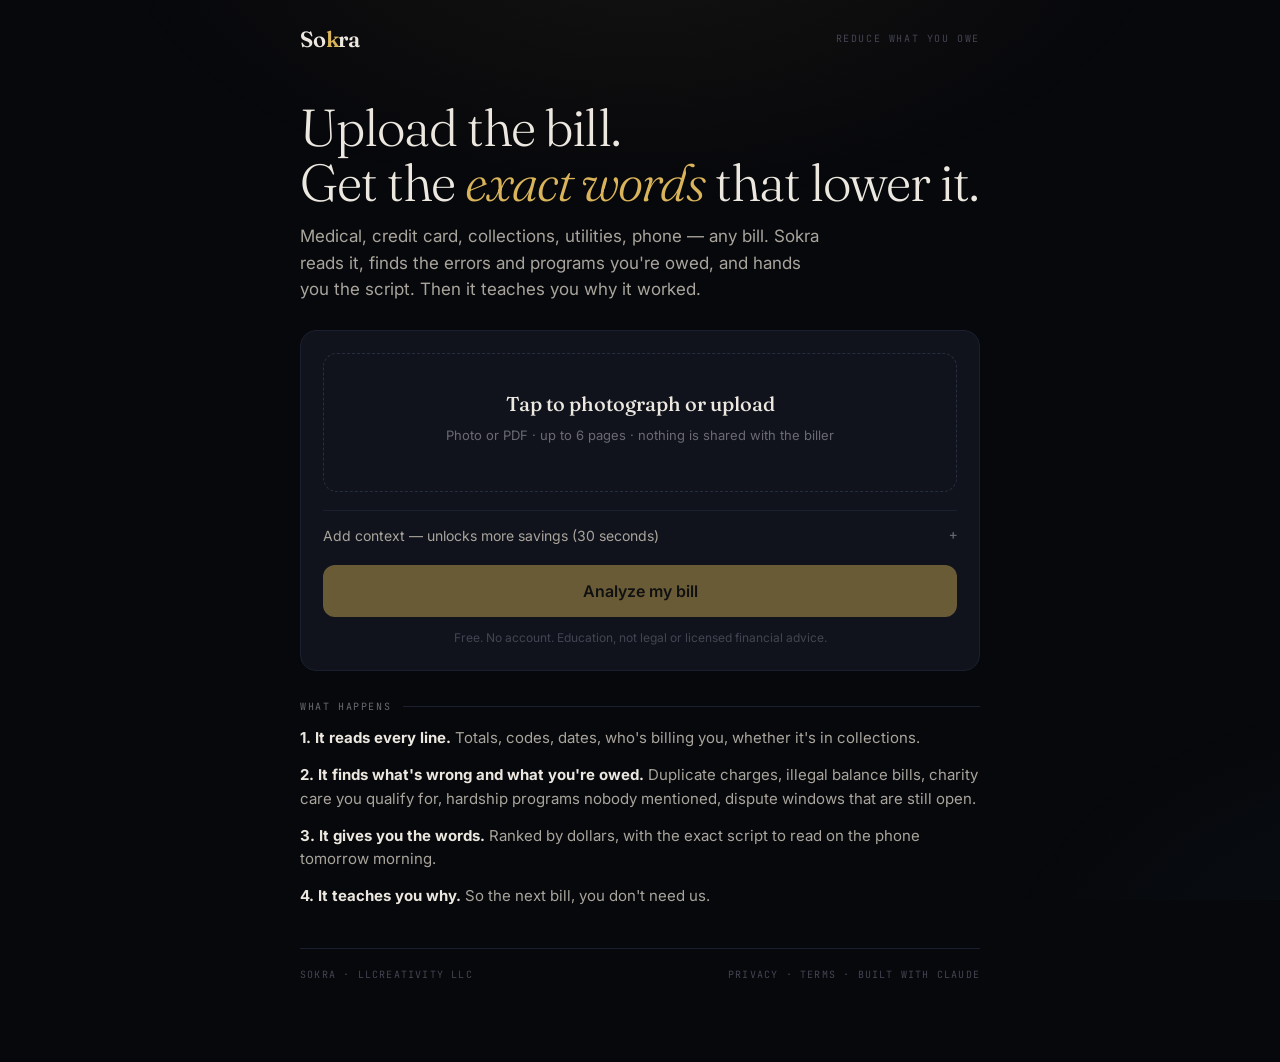
<file: web/index.html>
<!doctype html>
<html lang="en">
<head>
<meta charset="utf-8">
<meta name="viewport" content="width=device-width, initial-scale=1, viewport-fit=cover">
<meta name="theme-color" content="#07080C">
<title>Sokra — Reduce what you owe</title>
<meta name="description" content="Upload any bill. Sokra finds the errors, the programs you're owed, and the exact words to say — then teaches you why it works. Free.">
<meta property="og:title" content="Sokra — Reduce what you owe">
<meta property="og:description" content="Upload any bill. Get the exact words that lower it. Free, no account.">
<meta property="og:image" content="./og.png">
<link rel="manifest" href="./manifest.webmanifest">
<link rel="icon" href="./icon-192.png">
<link rel="apple-touch-icon" href="./icon-192.png">
<meta name="apple-mobile-web-app-capable" content="yes">
<meta name="apple-mobile-web-app-status-bar-style" content="black-translucent">
<link rel="preconnect" href="https://fonts.googleapis.com">
<link href="https://fonts.googleapis.com/css2?family=Fraunces:ital,opsz,wght@0,9..144,300;0,9..144,500;0,9..144,600;1,9..144,300&family=Inter:wght@400;500;600&family=JetBrains+Mono:wght@400;500&display=swap" rel="stylesheet">
<link rel="stylesheet" href="./sokra.css">
</head>
<body>
<div class="wrap">
  <header><a class="logo" href="./">So<span>k</span>ra</a><div class="tag">Reduce what you owe</div></header>

  <div id="intake">
    <h1>Upload the bill.<br>Get the <em>exact words</em> that lower it.</h1>
    <p class="lede">Medical, credit card, collections, utilities, phone — any bill. Sokra reads it, finds the errors and programs you're owed, and hands you the script. Then it teaches you why it worked.</p>

    <div class="card">
      <div class="drop" id="drop">
        <input type="file" id="files" accept="image/*,.heic,.heif,application/pdf" multiple>
        <div class="big">Tap to photograph or upload</div>
        <div class="small">Photo or PDF · up to 6 pages · nothing is shared with the biller</div>
        <div class="thumbs" id="thumbs"></div>
      </div>

      <details class="ctx">
        <summary>Add context — unlocks more savings (30 seconds)</summary>
        <div class="grid">
          <div><label>Household income / year</label><input type="text" id="income" inputmode="numeric" placeholder="36,000"><div class="hint">Decides charity care & hardship eligibility</div></div>
          <div><label>People in household</label><input type="number" id="household" min="1" max="12" placeholder="2"></div>
          <div><label>State</label><input type="text" id="state" maxlength="2" placeholder="FL" style="text-transform:uppercase"></div>
          <div><label>Health insurance?</label><select id="insured"><option value="">—</option><option value="yes">Yes</option><option value="no">No</option></select></div>
        </div>
        <div style="margin-top:12px"><label>Anything else</label><textarea id="notes" placeholder="e.g. This was an ER visit. I already got a letter from a collector. I lost my job in June."></textarea></div>
        <div style="margin-top:12px"><label>Email — we'll send your plan and check in once in two weeks</label><input type="email" id="email" placeholder="you@example.com"></div>
        <label class="check"><input type="checkbox" id="consent_store"> <span>Keep a copy of my bill so I can come back to it. (Off = we analyze and discard the file.)</span></label>
      </details>

      <div class="err" id="err"></div>
      <button class="btn" id="go" disabled>Analyze my bill</button>
      <p class="fine">Free. No account. Education, not legal or licensed financial advice.</p>
      <div class="install" id="install"><b>Keep Sokra on your phone.</b> <a href="#" id="install_btn">Add to home screen</a> — works offline for saved plans.</div>
    </div>

    <section>
      <div class="sec">What happens</div>
      <div class="prose">
        <p><b style="color:var(--ink)">1. It reads every line.</b> Totals, codes, dates, who's billing you, whether it's in collections.</p>
        <p><b style="color:var(--ink)">2. It finds what's wrong and what you're owed.</b> Duplicate charges, illegal balance bills, charity care you qualify for, hardship programs nobody mentioned, dispute windows that are still open.</p>
        <p><b style="color:var(--ink)">3. It gives you the words.</b> Ranked by dollars, with the exact script to read on the phone tomorrow morning.</p>
        <p><b style="color:var(--ink)">4. It teaches you why.</b> So the next bill, you don't need us.</p>
      </div>
    </section>
  </div>

  <div id="analyzing" class="hidden">
    <div class="analyzing"><div class="ring"></div>
      <div style="font-family:var(--serif);font-size:22px;margin-bottom:10px">Reading your bill</div>
      <div class="steps" id="steps">Extracting line items…</div></div>
  </div>

  <div id="results" class="hidden"></div>

  <footer><span>Sokra · LLCreativity LLC</span><span><a href="./privacy.html">Privacy</a> · <a href="./terms.html">Terms</a> · Built with Claude</span></footer>
</div>
<div class="toast" id="toast"></div>

<script src="./sokra.js"></script>
<script>
const { API, $, prepare, renderPlan, toast, install } = SOKRA;
const filesIn = $("#files"), thumbs = $("#thumbs"), go = $("#go"), err = $("#err"), drop = $("#drop");
let picked = [];

function showErr(m){ err.textContent = m; err.style.display = "block"; }
async function take(list){
  err.style.display = "none";
  const raw = [...list].slice(0, 6);
  try { picked = await Promise.all(raw.map(prepare)); } catch(e){ picked = []; showErr(e.message); }
  render();
}
filesIn.addEventListener("change", () => take(filesIn.files));
["dragenter","dragover"].forEach(e => drop.addEventListener(e, ev => { ev.preventDefault(); drop.classList.add("over"); }));
["dragleave","drop"].forEach(e => drop.addEventListener(e, ev => { ev.preventDefault(); drop.classList.remove("over"); }));
drop.addEventListener("drop", ev => take(ev.dataTransfer.files));
$("#install_btn").addEventListener("click", e => { e.preventDefault(); install(); });

function render(){
  thumbs.innerHTML = "";
  picked.forEach(f => {
    if (f.type.startsWith("image/")) { const i = document.createElement("img"); i.className = "thumb"; i.src = URL.createObjectURL(f); thumbs.appendChild(i); }
    else { const d = document.createElement("div"); d.className = "thumb"; d.textContent = "PDF"; thumbs.appendChild(d); }
  });
  go.disabled = picked.length === 0;
}

const STEPS = ["Extracting line items…","Checking for billing errors…","Matching assistance programs…","Writing your scripts…","Ranking by dollar impact…"];
let stepTimer;

go.addEventListener("click", async () => {
  if (!picked.length) return;
  err.style.display = "none";
  $("#intake").classList.add("hidden"); $("#analyzing").classList.remove("hidden");
  let i = 0; $("#steps").textContent = STEPS[0];
  stepTimer = setInterval(() => { i = (i + 1) % STEPS.length; $("#steps").textContent = STEPS[i]; }, 2600);

  const fd = new FormData();
  picked.forEach(f => fd.append("files", f, f.name));
  ["income","household","state","insured","notes","email"].forEach(k => fd.append(k, $("#" + k).value.trim()));
  fd.append("consent_store", $("#consent_store").checked ? "1" : "0");
  fd.append("source", new URLSearchParams(location.search).get("ref") || "web");

  try {
    const ctrl = new AbortController(); const to = setTimeout(() => ctrl.abort(), 120000);
    const r = await fetch(API, { method: "POST", body: fd, signal: ctrl.signal }); clearTimeout(to);
    const body = await r.json().catch(() => ({}));
    clearInterval(stepTimer);
    if (!r.ok || !body.ok) throw new Error(body.error || "Something went wrong. Please try again.");
    if (body.id) { history.replaceState(null, "", "./plan.html?id=" + body.id); try { localStorage.setItem("sokra:last", body.id); } catch {} }
    renderPlan($("#results"), body.analysis, body.id);
    $("#analyzing").classList.add("hidden"); $("#results").classList.remove("hidden");
    window.scrollTo({ top: 0, behavior: "smooth" });
    if (body.emailed) toast("Plan emailed to you");
  } catch(e) {
    clearInterval(stepTimer);
    $("#analyzing").classList.add("hidden"); $("#intake").classList.remove("hidden");
    showErr(e.name === "AbortError" ? "That took too long. Try fewer pages or a smaller photo." : e.message);
  }
});
</script>
</body>
</html>
</file>
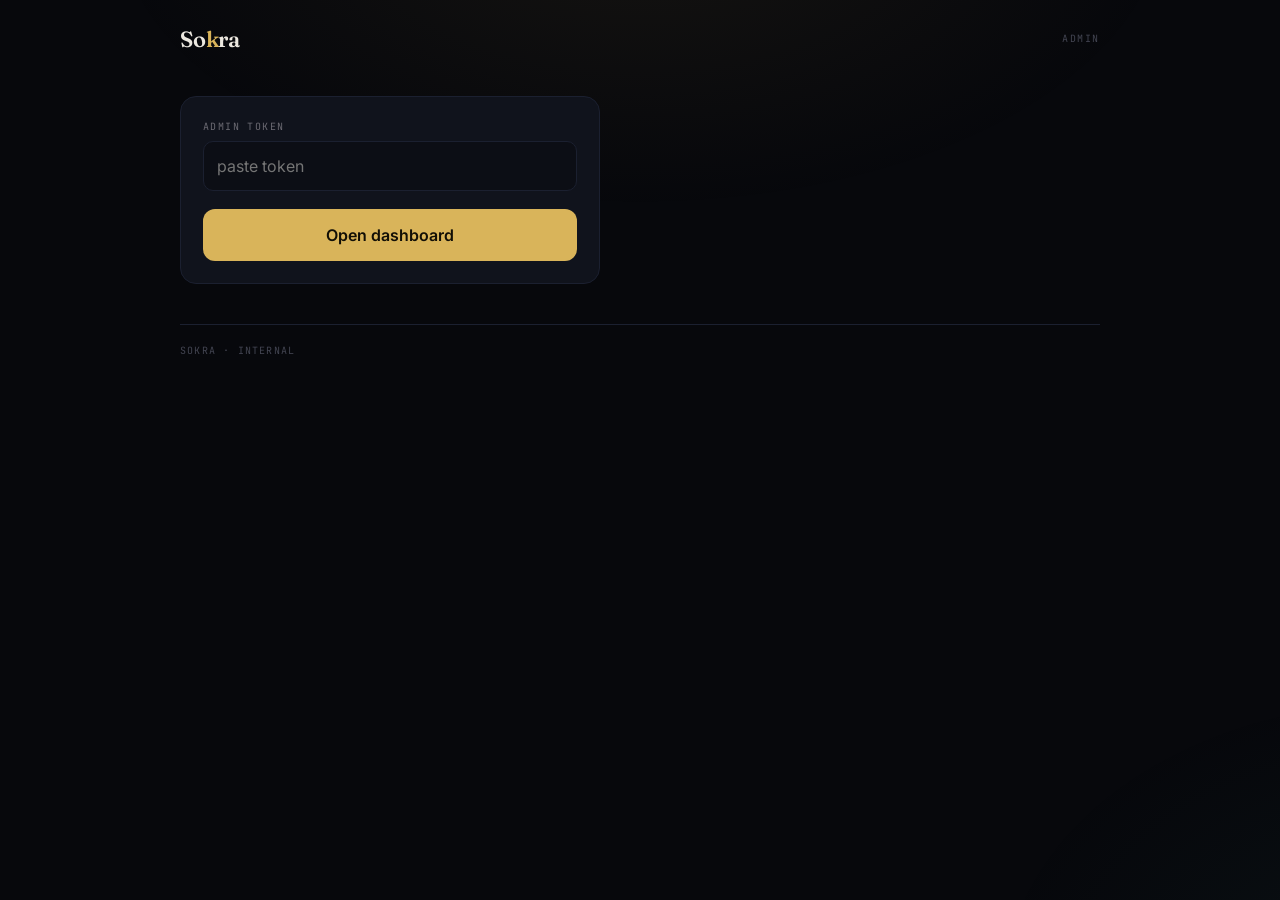
<file: web/admin.html>
<!doctype html>
<html lang="en">
<head>
<meta charset="utf-8">
<meta name="viewport" content="width=device-width, initial-scale=1">
<meta name="robots" content="noindex">
<title>Sokra — Admin</title>
<link rel="preconnect" href="https://fonts.googleapis.com">
<link href="https://fonts.googleapis.com/css2?family=Fraunces:wght@300;500&family=Inter:wght@400;500;600&family=JetBrains+Mono:wght@400;500&display=swap" rel="stylesheet">
<link rel="stylesheet" href="./sokra.css">
<style>.wrap{max-width:960px}.stats{display:grid;grid-template-columns:repeat(auto-fit,minmax(150px,1fr));gap:10px;margin-top:20px}td{font-size:13px}.ok{color:var(--teal)}.no{color:#F0A48A}</style>
</head>
<body>
<div class="wrap">
  <header><a class="logo" href="./">So<span>k</span>ra</a><div class="tag">Admin</div></header>
  <div id="login" class="card" style="margin-top:30px;max-width:420px">
    <label>Admin token</label><input type="password" id="tok" placeholder="paste token">
    <button class="btn" id="go">Open dashboard</button>
    <div class="err" id="err"></div>
  </div>
  <div id="dash" class="hidden">
    <div class="row" id="health"></div>
    <div class="stats" id="stats"></div>
    <section><div class="sec">By bill type</div><div id="types" class="row"></div></section>
    <section><div class="sec">Recent cases</div><div style="overflow:auto"><table id="cases"></table></div></section>
    <p class="hint" style="margin-top:20px">Reported $ reduced is the only metric that matters. Everything else is instrumentation.</p>
  </div>
  <footer><span>Sokra · internal</span><span></span></footer>
</div>
<script src="./sokra.js"></script>
<script>
const { API, $, money, esc } = SOKRA;
let tok = (() => { try { return sessionStorage.getItem("sokra:admin") || ""; } catch { return ""; } })();
$("#tok").value = tok;
$("#go").addEventListener("click", load);
$("#tok").addEventListener("keydown", e => { if (e.key === "Enter") load(); });
if (tok) load();

async function load(){
  tok = $("#tok").value.trim(); if (!tok) return;
  const [s, c] = await Promise.all([
    fetch(`${API}/stats?token=${encodeURIComponent(tok)}`).then(r => r.json()),
    fetch(`${API}/cases?token=${encodeURIComponent(tok)}&limit=100`).then(r => r.json()),
  ]);
  if (!s.ok) { $("#err").textContent = s.error || "Unauthorized"; $("#err").style.display = "block"; return; }
  try { sessionStorage.setItem("sokra:admin", tok); } catch {}
  $("#login").classList.add("hidden"); $("#dash").classList.remove("hidden");

  $("#health").innerHTML = [
    ["Analysis key", s.has_key], ["Email (Resend)", s.has_email],
  ].map(([k, v]) => `<span class="pill ${v ? "ok" : "no"}">${k}: ${v ? "on" : "OFF"}</span>`).join("") + `<span class="pill">${esc(s.model)}</span>`;

  const st = [
    ["Cases", s.cases, ""], ["With email", s.with_email, ""],
    ["Billed total", money(s.total_billed_cents / 100), ""],
    ["Est. reduction", `${money(s.est_low_cents / 100)}–${money(s.est_high_cents / 100)}`, ""],
    ["Outcomes reported", s.outcomes_reported, ""],
    ["Reported $ reduced", money(s.reported_reduced_cents / 100), "teal"],
    ["Avg latency", (s.avg_latency_ms / 1000).toFixed(1) + "s", ""],
    ["Est. API spend", "$" + s.est_api_cost_usd, ""],
  ];
  $("#stats").innerHTML = st.map(([l, v, cls]) => `<div class="stat ${cls}"><div class="v">${v}</div><div class="l">${l}</div></div>`).join("");
  $("#types").innerHTML = Object.entries(s.by_type).sort((a, b) => b[1] - a[1]).map(([k, v]) => `<span class="pill">${esc(k)} · ${v}</span>`).join("") || `<span class="hint">No cases yet.</span>`;

  const rows = (c.cases || []);
  $("#cases").innerHTML = `<tr><th>When</th><th>Type</th><th>Provider</th><th class="r">Total</th><th class="r">Est.</th><th class="r">Reported</th><th>Email</th><th>Src</th><th class="r">ms</th><th></th></tr>` +
    rows.map(r => `<tr${r.deleted_at ? ' style="opacity:.4"' : ""}>
      <td>${new Date(r.created_at).toLocaleString("en-US", { month: "short", day: "numeric", hour: "numeric", minute: "2-digit" })}</td>
      <td>${esc(r.bill_type || "")}</td><td>${esc((r.provider || "").slice(0, 28))}</td>
      <td class="r">${money(r.total_cents / 100)}</td>
      <td class="r">${money(r.est_reduction_low_cents / 100)}–${money(r.est_reduction_high_cents / 100)}</td>
      <td class="r" style="color:var(--teal)">${r.outcome_reported_cents != null ? money(r.outcome_reported_cents / 100) : "—"}</td>
      <td>${r.email ? "✓" : ""}</td><td>${esc(r.source || "")}</td><td class="r">${r.latency_ms ?? ""}</td>
      <td>${r.deleted_at ? "deleted" : `<a href="./plan.html?id=${r.id}" target="_blank">open</a>`}</td></tr>`).join("");
}
</script>
</body>
</html>
</file>
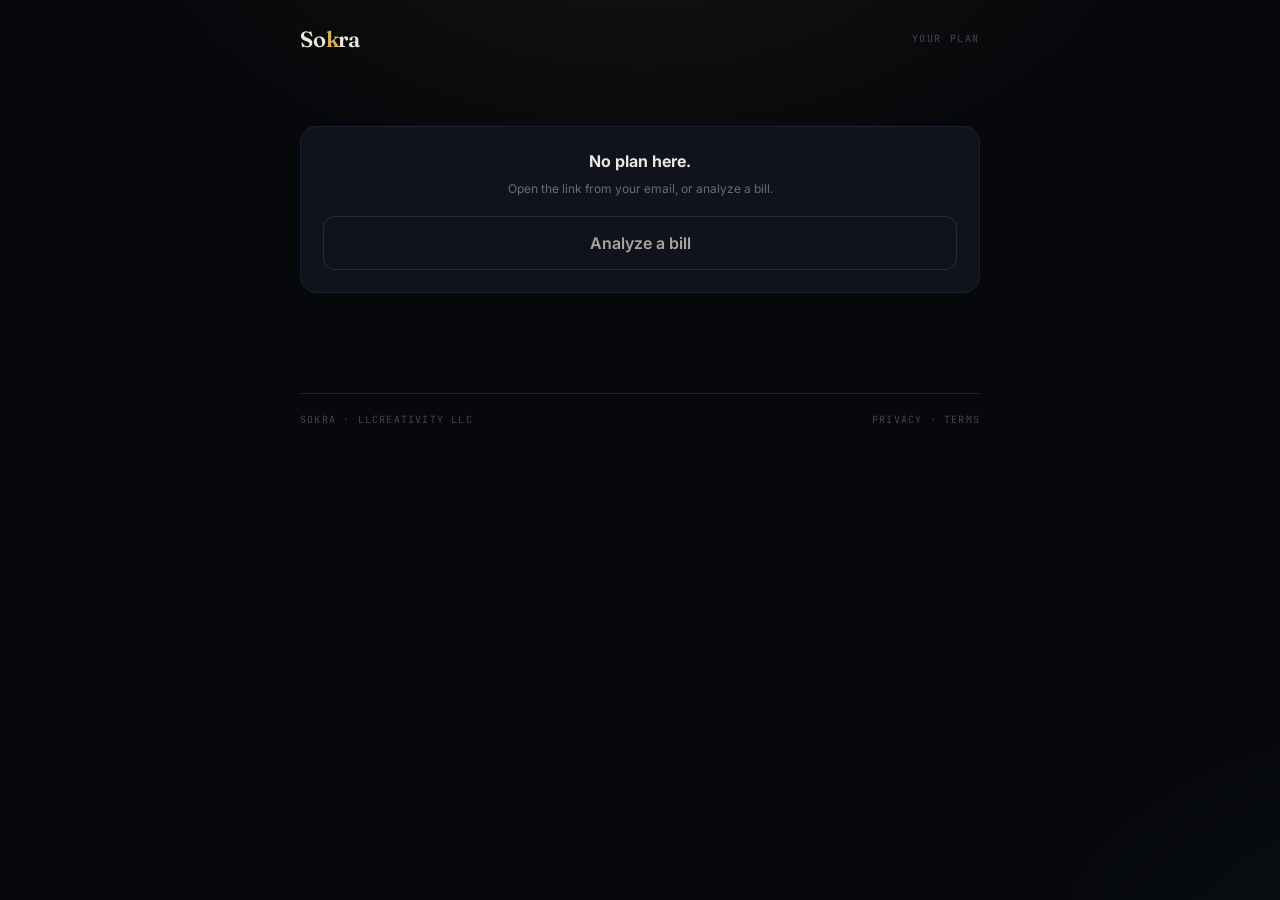
<file: web/plan.html>
<!doctype html>
<html lang="en">
<head>
<meta charset="utf-8">
<meta name="viewport" content="width=device-width, initial-scale=1, viewport-fit=cover">
<meta name="theme-color" content="#07080C">
<title>Your plan — Sokra</title>
<meta name="robots" content="noindex">
<link rel="manifest" href="./manifest.webmanifest">
<link rel="icon" href="./icon-192.png">
<link rel="apple-touch-icon" href="./icon-192.png">
<link rel="preconnect" href="https://fonts.googleapis.com">
<link href="https://fonts.googleapis.com/css2?family=Fraunces:ital,opsz,wght@0,9..144,300;0,9..144,500;0,9..144,600;1,9..144,300&family=Inter:wght@400;500;600&family=JetBrains+Mono:wght@400;500&display=swap" rel="stylesheet">
<link rel="stylesheet" href="./sokra.css">
</head>
<body>
<div class="wrap">
  <header><a class="logo" href="./">So<span>k</span>ra</a><div class="tag">Your plan</div></header>
  <div id="state" class="analyzing"><div class="ring"></div><div class="steps">Loading your plan…</div></div>
  <div id="results" class="hidden"></div>
  <footer><span>Sokra · LLCreativity LLC</span><span><a href="./privacy.html">Privacy</a> · <a href="./terms.html">Terms</a></span></footer>
</div>
<div class="toast" id="toast"></div>
<script src="./sokra.js"></script>
<script>
const { API, $, renderPlan } = SOKRA;
const id = new URLSearchParams(location.search).get("id") || (()=>{ try { return localStorage.getItem("sokra:last"); } catch { return null; } })();
(async () => {
  if (!id) { $("#state").innerHTML = `<div class="card"><b>No plan here.</b><p class="hint">Open the link from your email, or analyze a bill.</p><a class="btn ghost" href="./">Analyze a bill</a></div>`; return; }
  try {
    const r = await fetch(API + "/case/" + id);
    const b = await r.json();
    if (!r.ok || !b.ok || !b.analysis) throw new Error(b.error || "Plan not found");
    try { localStorage.setItem("sokra:plan:" + id, JSON.stringify(b)); } catch {}
    renderPlan($("#results"), b.analysis, b.id, { outcomeDone: b.outcome_reported_cents ?? null });
    $("#state").classList.add("hidden"); $("#results").classList.remove("hidden");
    if (location.hash === "#outcome") setTimeout(() => $("#outcome")?.scrollIntoView({ behavior: "smooth" }), 200);
  } catch (e) {
    // offline fallback
    let cached = null; try { cached = JSON.parse(localStorage.getItem("sokra:plan:" + id) || "null"); } catch {}
    if (cached?.analysis) { renderPlan($("#results"), cached.analysis, cached.id, { outcomeDone: cached.outcome_reported_cents ?? null }); $("#state").classList.add("hidden"); $("#results").classList.remove("hidden"); return; }
    $("#state").innerHTML = `<div class="card"><b>${SOKRA.esc(e.message)}</b><p class="hint">Plans that were deleted can't be recovered.</p><a class="btn ghost" href="./">Analyze a bill</a></div>`;
  }
})();
</script>
</body>
</html>
</file>
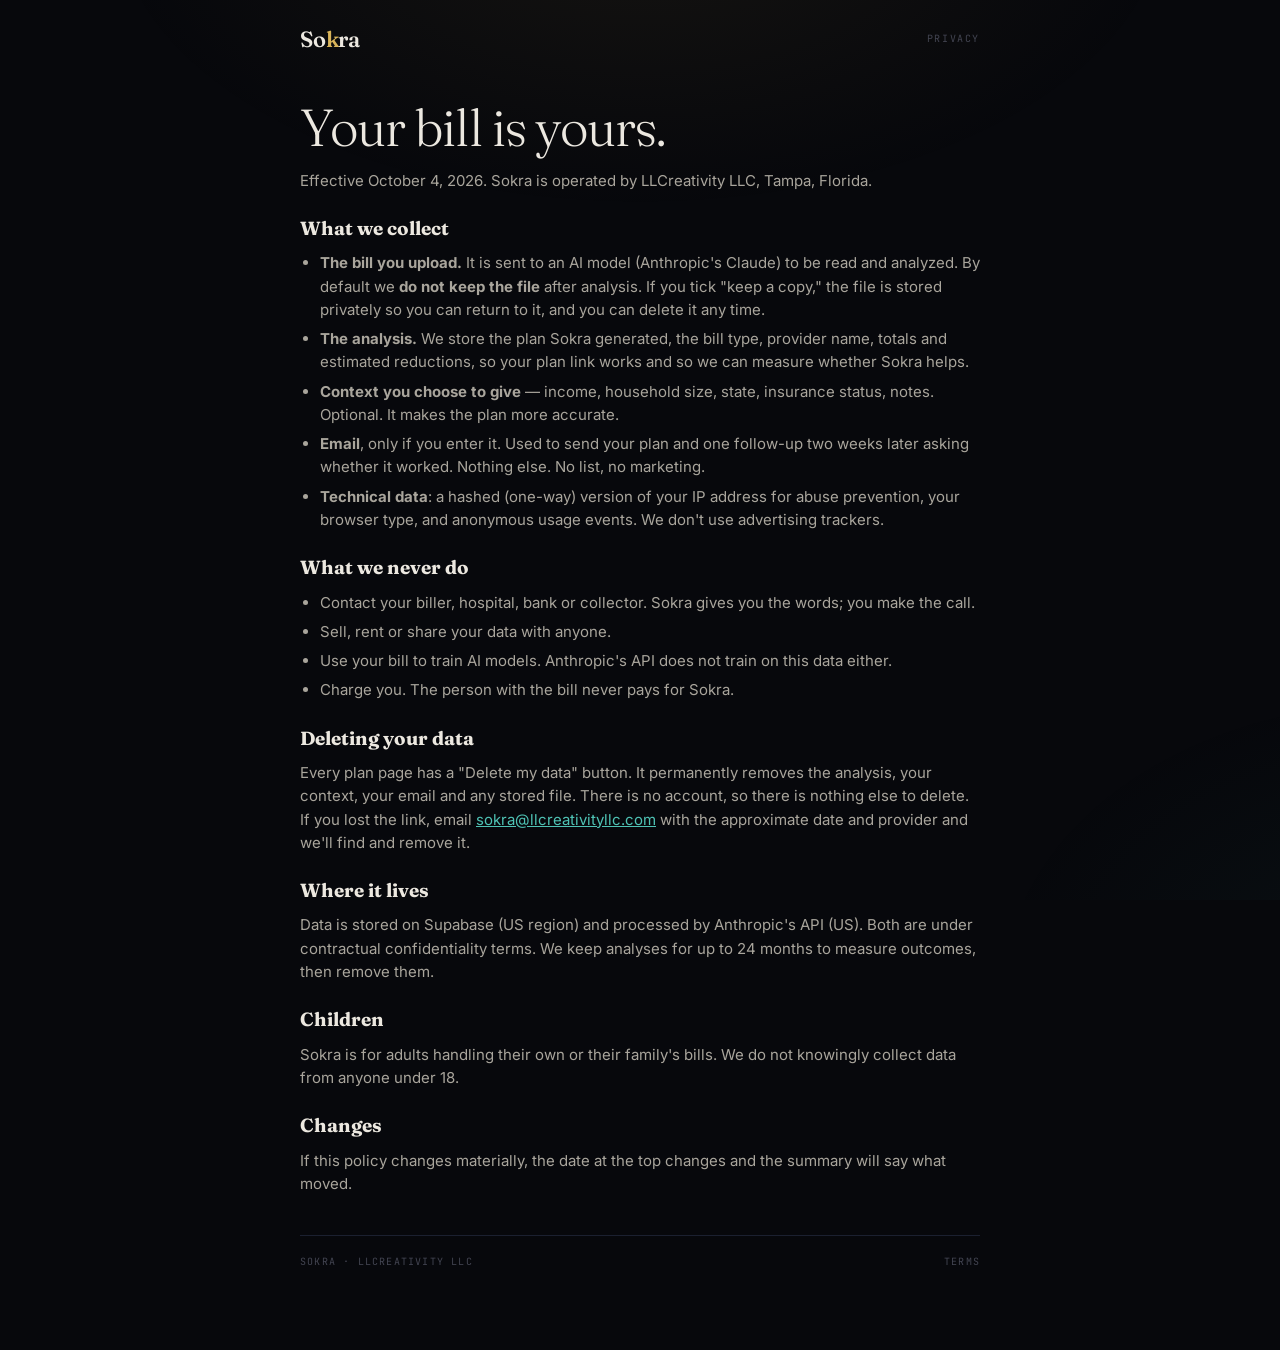
<file: web/privacy.html>
<!doctype html>
<html lang="en">
<head>
<meta charset="utf-8"><meta name="viewport" content="width=device-width, initial-scale=1">
<title>Privacy — Sokra</title>
<link rel="icon" href="./icon-192.png">
<link href="https://fonts.googleapis.com/css2?family=Fraunces:wght@300;500&family=Inter:wght@400;500;600&family=JetBrains+Mono:wght@400&display=swap" rel="stylesheet">
<link rel="stylesheet" href="./sokra.css">
</head>
<body>
<div class="wrap">
  <header><a class="logo" href="./">So<span>k</span>ra</a><div class="tag">Privacy</div></header>
  <h1>Your bill is yours.</h1>
  <div class="prose">
    <p>Effective October 4, 2026. Sokra is operated by LLCreativity LLC, Tampa, Florida.</p>

    <h3>What we collect</h3>
    <ul>
      <li><b>The bill you upload.</b> It is sent to an AI model (Anthropic's Claude) to be read and analyzed. By default we <b>do not keep the file</b> after analysis. If you tick "keep a copy," the file is stored privately so you can return to it, and you can delete it any time.</li>
      <li><b>The analysis.</b> We store the plan Sokra generated, the bill type, provider name, totals and estimated reductions, so your plan link works and so we can measure whether Sokra helps.</li>
      <li><b>Context you choose to give</b> — income, household size, state, insurance status, notes. Optional. It makes the plan more accurate.</li>
      <li><b>Email</b>, only if you enter it. Used to send your plan and one follow-up two weeks later asking whether it worked. Nothing else. No list, no marketing.</li>
      <li><b>Technical data</b>: a hashed (one-way) version of your IP address for abuse prevention, your browser type, and anonymous usage events. We don't use advertising trackers.</li>
    </ul>

    <h3>What we never do</h3>
    <ul>
      <li>Contact your biller, hospital, bank or collector. Sokra gives you the words; you make the call.</li>
      <li>Sell, rent or share your data with anyone.</li>
      <li>Use your bill to train AI models. Anthropic's API does not train on this data either.</li>
      <li>Charge you. The person with the bill never pays for Sokra.</li>
    </ul>

    <h3>Deleting your data</h3>
    <p>Every plan page has a "Delete my data" button. It permanently removes the analysis, your context, your email and any stored file. There is no account, so there is nothing else to delete. If you lost the link, email <a href="mailto:sokra@llcreativityllc.com">sokra@llcreativityllc.com</a> with the approximate date and provider and we'll find and remove it.</p>

    <h3>Where it lives</h3>
    <p>Data is stored on Supabase (US region) and processed by Anthropic's API (US). Both are under contractual confidentiality terms. We keep analyses for up to 24 months to measure outcomes, then remove them.</p>

    <h3>Children</h3>
    <p>Sokra is for adults handling their own or their family's bills. We do not knowingly collect data from anyone under 18.</p>

    <h3>Changes</h3>
    <p>If this policy changes materially, the date at the top changes and the summary will say what moved.</p>
  </div>
  <footer><span>Sokra · LLCreativity LLC</span><span><a href="./terms.html">Terms</a></span></footer>
</div>
</body>
</html>
</file>
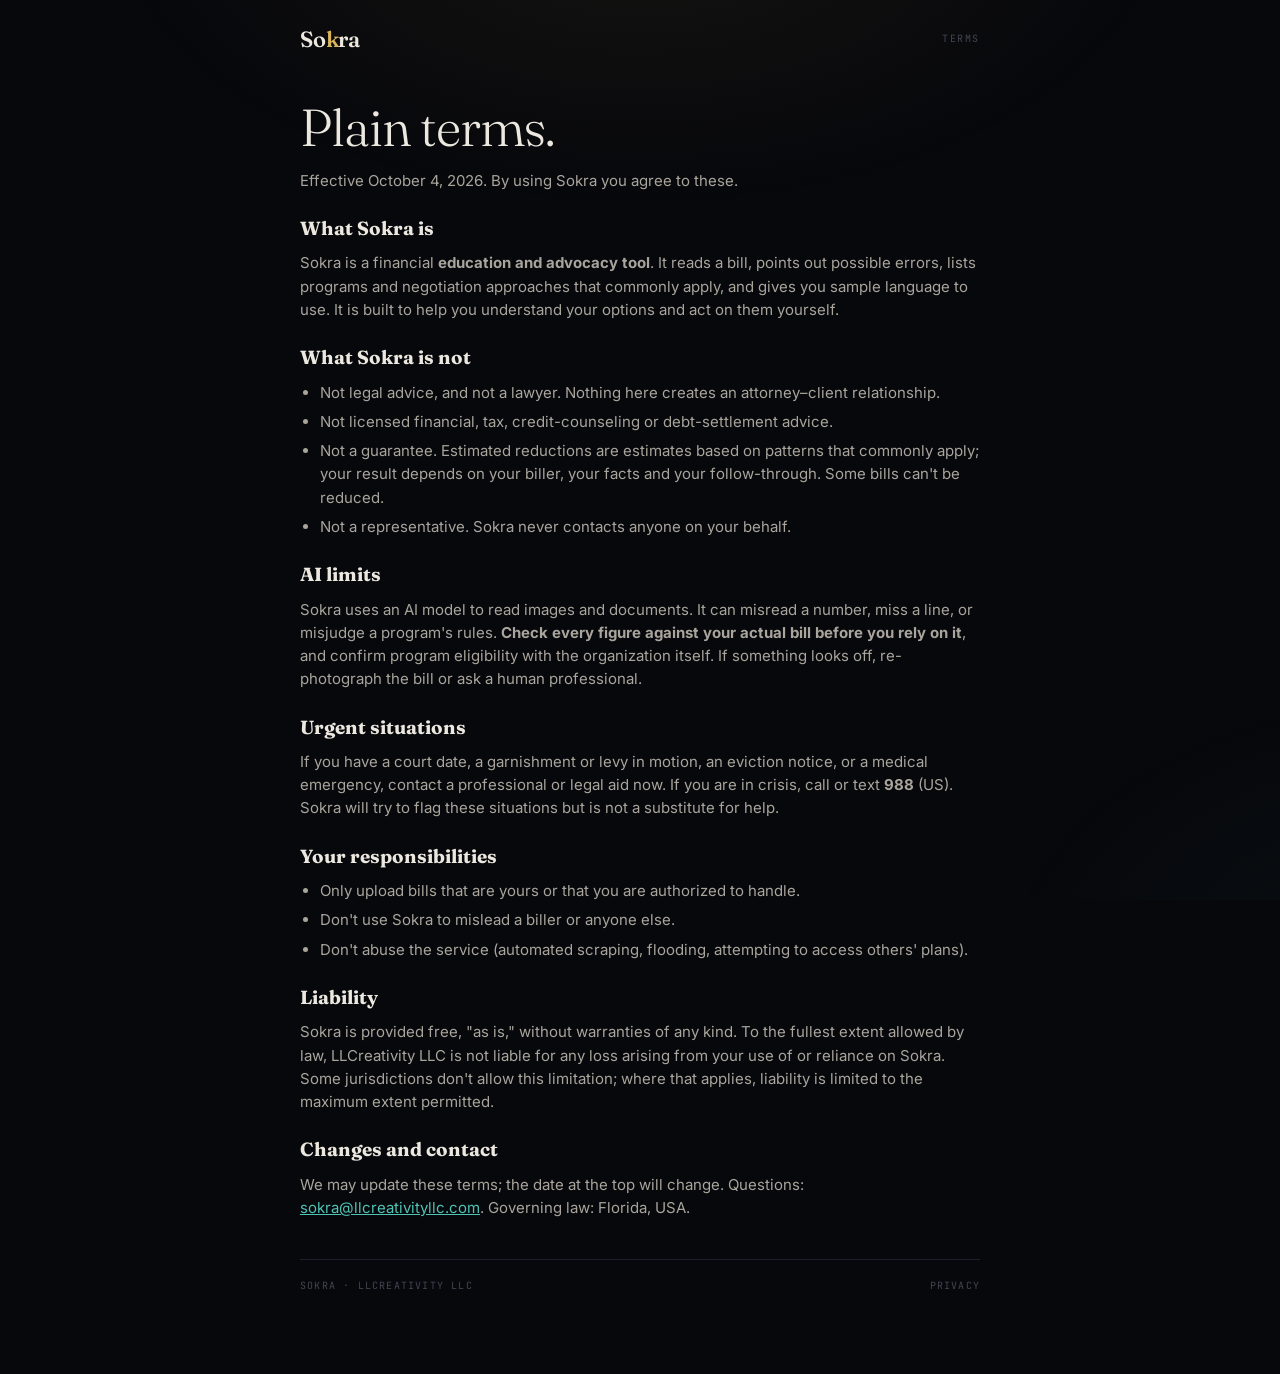
<file: web/terms.html>
<!doctype html>
<html lang="en">
<head>
<meta charset="utf-8"><meta name="viewport" content="width=device-width, initial-scale=1">
<title>Terms — Sokra</title>
<link rel="icon" href="./icon-192.png">
<link href="https://fonts.googleapis.com/css2?family=Fraunces:wght@300;500&family=Inter:wght@400;500;600&family=JetBrains+Mono:wght@400&display=swap" rel="stylesheet">
<link rel="stylesheet" href="./sokra.css">
</head>
<body>
<div class="wrap">
  <header><a class="logo" href="./">So<span>k</span>ra</a><div class="tag">Terms</div></header>
  <h1>Plain terms.</h1>
  <div class="prose">
    <p>Effective October 4, 2026. By using Sokra you agree to these.</p>

    <h3>What Sokra is</h3>
    <p>Sokra is a financial <b>education and advocacy tool</b>. It reads a bill, points out possible errors, lists programs and negotiation approaches that commonly apply, and gives you sample language to use. It is built to help you understand your options and act on them yourself.</p>

    <h3>What Sokra is not</h3>
    <ul>
      <li>Not legal advice, and not a lawyer. Nothing here creates an attorney–client relationship.</li>
      <li>Not licensed financial, tax, credit-counseling or debt-settlement advice.</li>
      <li>Not a guarantee. Estimated reductions are estimates based on patterns that commonly apply; your result depends on your biller, your facts and your follow-through. Some bills can't be reduced.</li>
      <li>Not a representative. Sokra never contacts anyone on your behalf.</li>
    </ul>

    <h3>AI limits</h3>
    <p>Sokra uses an AI model to read images and documents. It can misread a number, miss a line, or misjudge a program's rules. <b>Check every figure against your actual bill before you rely on it</b>, and confirm program eligibility with the organization itself. If something looks off, re-photograph the bill or ask a human professional.</p>

    <h3>Urgent situations</h3>
    <p>If you have a court date, a garnishment or levy in motion, an eviction notice, or a medical emergency, contact a professional or legal aid now. If you are in crisis, call or text <b>988</b> (US). Sokra will try to flag these situations but is not a substitute for help.</p>

    <h3>Your responsibilities</h3>
    <ul>
      <li>Only upload bills that are yours or that you are authorized to handle.</li>
      <li>Don't use Sokra to mislead a biller or anyone else.</li>
      <li>Don't abuse the service (automated scraping, flooding, attempting to access others' plans).</li>
    </ul>

    <h3>Liability</h3>
    <p>Sokra is provided free, "as is," without warranties of any kind. To the fullest extent allowed by law, LLCreativity LLC is not liable for any loss arising from your use of or reliance on Sokra. Some jurisdictions don't allow this limitation; where that applies, liability is limited to the maximum extent permitted.</p>

    <h3>Changes and contact</h3>
    <p>We may update these terms; the date at the top will change. Questions: <a href="mailto:sokra@llcreativityllc.com">sokra@llcreativityllc.com</a>. Governing law: Florida, USA.</p>
  </div>
  <footer><span>Sokra · LLCreativity LLC</span><span><a href="./privacy.html">Privacy</a></span></footer>
</div>
</body>
</html>
</file>
<file: web/sokra.css>
:root{
  --bg:#07080C;--bg2:#0C0E15;--panel:#10131C;--line:#1B2030;--line2:#262D40;
  --ink:#ECE8E0;--ink2:#A9A59C;--ink3:#6B6A72;--mute:#434552;
  --gold:#D9B45A;--teal:#4FC3B5;--ember:#D4603C;--violet:#8E82D6;
  --serif:'Fraunces',Georgia,serif;--sans:'Inter',system-ui,-apple-system,sans-serif;--mono:'JetBrains Mono',ui-monospace,monospace;
}
*{box-sizing:border-box;margin:0;padding:0}
html{-webkit-text-size-adjust:100%}
body{background:var(--bg);color:var(--ink);font-family:var(--sans);font-size:16px;line-height:1.55;min-height:100dvh;-webkit-font-smoothing:antialiased}
body::before{content:"";position:fixed;inset:0;pointer-events:none;background:radial-gradient(900px 500px at 50% -10%,rgba(217,180,90,.07),transparent 60%),radial-gradient(700px 500px at 110% 110%,rgba(79,195,181,.05),transparent 60%);z-index:0}
a{color:var(--teal)}
.wrap{position:relative;z-index:1;max-width:720px;margin:0 auto;padding:0 20px 80px}
header{display:flex;align-items:center;justify-content:space-between;padding:22px 0 10px}
.logo{font-family:var(--serif);font-weight:600;font-size:22px;letter-spacing:-.01em;color:var(--ink);text-decoration:none}
.logo span{color:var(--gold)}
.tag{font-family:var(--mono);font-size:10px;letter-spacing:.16em;color:var(--mute);text-transform:uppercase}
h1{font-family:var(--serif);font-weight:300;font-size:clamp(34px,7vw,52px);line-height:1.05;letter-spacing:-.02em;margin:34px 0 14px}
h1 em{font-style:italic;color:var(--gold)}
h2{font-family:var(--serif);font-weight:500;font-size:26px;margin:28px 0 10px}
.lede{color:var(--ink2);font-size:17px;max-width:520px;margin-bottom:28px}
.card{background:var(--panel);border:1px solid var(--line);border-radius:16px;padding:22px}
.drop{border:1.5px dashed var(--line2);border-radius:14px;padding:34px 18px;text-align:center;cursor:pointer;transition:border-color .15s,background .15s;position:relative}
.drop:hover,.drop.over{border-color:var(--gold);background:rgba(217,180,90,.04)}
.drop input{position:absolute;inset:0;opacity:0;cursor:pointer;width:100%;height:100%}
.drop .big{font-family:var(--serif);font-size:20px;font-weight:500;margin-bottom:6px}
.drop .small{color:var(--ink3);font-size:13px}
.thumbs{display:flex;gap:8px;flex-wrap:wrap;margin-top:12px;justify-content:center}
.thumb{width:64px;height:64px;border-radius:8px;object-fit:cover;border:1px solid var(--line2);background:var(--bg2);display:grid;place-items:center;font-family:var(--mono);font-size:10px;color:var(--ink3)}
.grid{display:grid;grid-template-columns:1fr 1fr;gap:12px;margin-top:16px}
@media(max-width:480px){.grid{grid-template-columns:1fr}}
label{display:block;font-family:var(--mono);font-size:10px;letter-spacing:.14em;text-transform:uppercase;color:var(--ink3);margin-bottom:6px}
input[type=text],input[type=number],input[type=email],input[type=password],select,textarea{width:100%;background:var(--bg2);border:1px solid var(--line);color:var(--ink);border-radius:10px;padding:12px 13px;font:inherit;font-size:16px;outline:none}
input:focus,select:focus,textarea:focus{border-color:var(--gold)}
textarea{min-height:76px;resize:vertical}
.hint{font-size:12px;color:var(--ink3);margin-top:6px}
.check{display:flex;gap:10px;align-items:flex-start;font-size:13px;color:var(--ink2);margin-top:14px}
.check input{margin-top:3px;accent-color:var(--gold)}
.btn{display:inline-flex;align-items:center;justify-content:center;gap:10px;width:100%;margin-top:18px;background:var(--gold);color:#120F06;border:0;border-radius:12px;padding:16px 20px;font:600 16px var(--sans);cursor:pointer;transition:transform .08s,filter .15s;text-decoration:none}
.btn:hover{filter:brightness(1.06)}.btn:active{transform:translateY(1px)}
.btn[disabled]{opacity:.45;cursor:not-allowed}
.btn.ghost{background:transparent;color:var(--ink2);border:1px solid var(--line2)}
.btn.danger{background:transparent;color:#F0A48A;border:1px solid rgba(212,96,60,.4)}
.fine{font-size:12px;color:var(--mute);text-align:center;margin-top:12px}
details.ctx{margin-top:18px;border-top:1px solid var(--line);padding-top:14px}
details.ctx summary{cursor:pointer;color:var(--ink2);font-size:14px;list-style:none;display:flex;justify-content:space-between;align-items:center}
details.ctx summary::-webkit-details-marker{display:none}
details.ctx summary::after{content:"+";font-family:var(--mono);color:var(--ink3)}
details.ctx[open] summary::after{content:"–"}
.err{background:rgba(212,96,60,.1);border:1px solid rgba(212,96,60,.35);color:#F0A48A;border-radius:10px;padding:12px 14px;font-size:14px;margin-top:14px;display:none}
.analyzing{text-align:center;padding:60px 0}
.ring{width:64px;height:64px;border-radius:50%;border:2px solid var(--line2);border-top-color:var(--gold);margin:0 auto 22px;animation:spin 1s linear infinite}
@keyframes spin{to{transform:rotate(360deg)}}
.steps{font-family:var(--mono);font-size:12px;color:var(--ink3);letter-spacing:.06em;min-height:20px}
.hero{margin-top:28px;padding:26px 22px;background:linear-gradient(180deg,rgba(217,180,90,.08),transparent);border:1px solid rgba(217,180,90,.25);border-radius:18px}
.hero .k{font-family:var(--mono);font-size:10px;letter-spacing:.16em;text-transform:uppercase;color:var(--gold);opacity:.85}
.hero .n{font-family:var(--serif);font-weight:500;font-size:clamp(40px,10vw,64px);line-height:1;letter-spacing:-.03em;margin:8px 0 4px}
.hero .n small{display:block;font-size:.34em;color:var(--ink2);font-weight:300;letter-spacing:0;margin-top:6px;font-family:var(--sans)}
.hero .sub{color:var(--ink2);font-size:15px}
.row{display:flex;gap:10px;flex-wrap:wrap;margin-top:14px}
.pill{font-family:var(--mono);font-size:11px;letter-spacing:.08em;color:var(--ink2);border:1px solid var(--line2);border-radius:999px;padding:5px 10px}
.pill.warn{color:#F0A48A;border-color:rgba(212,96,60,.4)}
section{margin-top:28px}
.sec{font-family:var(--mono);font-size:10px;letter-spacing:.16em;text-transform:uppercase;color:var(--ink3);margin-bottom:12px;display:flex;align-items:center;gap:12px}
.sec::after{content:"";flex:1;height:1px;background:var(--line)}
.first{border-left:3px solid var(--teal);padding-left:16px}
.first .a{font-family:var(--serif);font-size:22px;font-weight:500;line-height:1.3}
.first .w{color:var(--ink2);margin-top:6px;font-size:15px}
.first .when{display:inline-block;margin-top:10px;font-family:var(--mono);font-size:10px;letter-spacing:.14em;text-transform:uppercase;color:var(--teal)}
.lever{border:1px solid var(--line);border-radius:14px;margin-bottom:10px;overflow:hidden;background:var(--panel)}
.lever>summary{list-style:none;padding:16px 18px;cursor:pointer;display:flex;flex-direction:column;gap:10px}
.lever>summary::-webkit-details-marker{display:none}
.lever>summary .top{display:flex;justify-content:space-between;align-items:baseline;gap:12px}
.lever .nm{font-weight:600;font-size:16px}
.lever .bc{color:var(--ink3);font-size:13px}
.lever .amt{font-family:var(--serif);font-size:20px;font-weight:500;color:var(--gold);white-space:nowrap}
.lever .meta{display:flex;gap:6px;flex-wrap:wrap}
.lever .body{padding:0 18px 18px;border-top:1px solid var(--line)}
.lever ol{margin:14px 0 0 18px;color:var(--ink2);font-size:14px}
.lever li{margin-bottom:6px}
.script{margin-top:14px;background:var(--bg2);border:1px solid var(--line2);border-radius:10px;padding:14px 14px 12px;position:relative}
.script .lab{font-family:var(--mono);font-size:10px;letter-spacing:.14em;text-transform:uppercase;color:var(--ink3);margin-bottom:8px}
.script p{font-family:var(--serif);font-size:16px;line-height:1.55;white-space:pre-wrap}
.copy{position:absolute;top:10px;right:10px;background:transparent;border:1px solid var(--line2);color:var(--ink2);border-radius:7px;padding:5px 9px;font:500 11px var(--mono);cursor:pointer}
.copy:hover{border-color:var(--gold);color:var(--gold)}
.who{margin-top:10px;font-size:13px;color:var(--ink3)}
.conf-high{color:var(--teal)}.conf-medium{color:var(--gold)}.conf-low{color:var(--ink3)}
table{width:100%;border-collapse:collapse;font-size:14px}
td,th{padding:10px 0;border-bottom:1px solid var(--line);vertical-align:top;text-align:left}
th{font-family:var(--mono);font-size:10px;letter-spacing:.12em;text-transform:uppercase;color:var(--ink3);font-weight:500}
td.r,th.r{text-align:right;font-family:var(--mono);font-size:13px;white-space:nowrap;padding-left:12px}
.dl{border:1px solid rgba(212,96,60,.35);background:rgba(212,96,60,.06);border-radius:12px;padding:14px 16px;margin-bottom:8px}
.dl b{display:block;font-size:15px}.dl span{color:var(--ink2);font-size:14px}
.q{border-bottom:1px solid var(--line);padding:14px 0}
.q .qq{font-family:var(--serif);font-size:17px;font-weight:500;cursor:pointer;list-style:none;display:flex;justify-content:space-between;gap:12px}
.q .qq::-webkit-details-marker{display:none}
.q .qq::after{content:"+";font-family:var(--mono);color:var(--ink3)}
.q[open] .qq::after{content:"–"}
.q p{color:var(--ink2);font-size:15px;margin-top:8px}
.esc{background:rgba(142,130,214,.1);border:1px solid rgba(142,130,214,.4);border-radius:12px;padding:16px;margin-top:20px;font-size:15px}
.outcome{margin-top:36px;border:1px solid var(--line);border-radius:14px;padding:18px;background:var(--bg2)}
.outcome .t{font-family:var(--serif);font-size:19px;font-weight:500;margin-bottom:6px}
.outcome .d{color:var(--ink3);font-size:14px;margin-bottom:12px}
.outcome .f{display:flex;gap:8px}
.outcome input{flex:1}
.outcome button{background:var(--teal);color:#06211E;border:0;border-radius:10px;padding:0 16px;font:600 14px var(--sans);cursor:pointer}
.disc{font-size:12px;color:var(--mute);margin-top:30px;line-height:1.5}
.prose p{color:var(--ink2);margin:0 0 14px;font-size:15px}
.prose h3{font-family:var(--serif);font-size:19px;margin:22px 0 8px}
.prose ul{margin:0 0 14px 20px;color:var(--ink2);font-size:15px}
.prose li{margin-bottom:6px}
.stat{background:var(--panel);border:1px solid var(--line);border-radius:12px;padding:16px}
.stat .v{font-family:var(--serif);font-size:30px;font-weight:500;line-height:1;color:var(--gold)}
.stat .l{font-family:var(--mono);font-size:10px;letter-spacing:.12em;text-transform:uppercase;color:var(--ink3);margin-top:8px}
.stat.teal .v{color:var(--teal)}
footer{margin-top:40px;padding-top:18px;border-top:1px solid var(--line);display:flex;justify-content:space-between;flex-wrap:wrap;gap:8px;font-family:var(--mono);font-size:10px;letter-spacing:.12em;color:var(--mute);text-transform:uppercase}
footer a{color:var(--mute);text-decoration:none}footer a:hover{color:var(--ink2)}
.hidden{display:none}
.toast{position:fixed;left:50%;bottom:22px;transform:translateX(-50%);background:var(--ink);color:var(--bg);padding:9px 14px;border-radius:999px;font:500 13px var(--sans);opacity:0;transition:opacity .2s;pointer-events:none;z-index:9}
.toast.on{opacity:1}
.install{display:none;margin-top:14px;border:1px solid var(--line2);border-radius:12px;padding:12px 14px;font-size:13px;color:var(--ink2);background:var(--bg2)}
.install b{color:var(--ink)}
</file>
